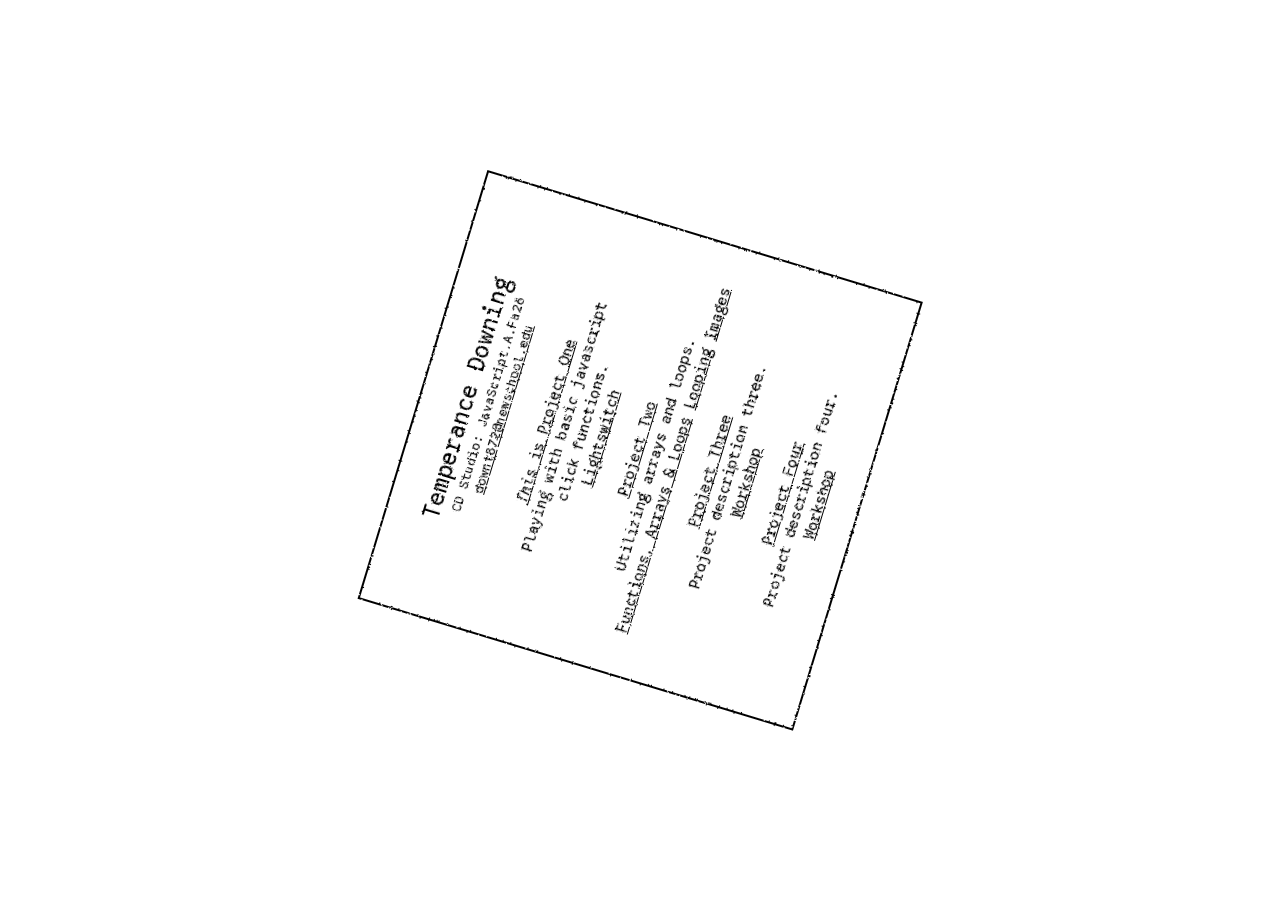
<file: index.html>
<!DOCTYPE html>
<html lang="en">
<head>
    <meta charset="UTF-8">
    <meta name="viewport" content="width=device-width, initial-scale=1.0">
    <title>Temperance Downing</title>
    <link rel="stylesheet" href="style.css">

    <link rel="preconnect" href="https://fonts.googleapis.com">
<link rel="preconnect" href="https://fonts.gstatic.com" crossorigin>
<link href="https://fonts.googleapis.com/css2?family=Funnel+Display:wght@300..800&family=Google+Sans+Code:ital,wght,MONO@0,300..800,0..1;1,300..800,0..1&family=Intel+One+Mono:ital,wght@0,300..700;1,300..700&family=Milonga&family=Plus+Jakarta+Sans:ital,wght@0,200..800;1,200..800&family=SUSE+Mono:ital,wght@0,100..800;1,100..800&family=Source+Serif+4:ital,opsz,wght@0,8..60,200..900;1,8..60,200..900&family=Space+Grotesk:wght@300..700&family=Space+Mono:ital,wght@0,400;0,700;1,400;1,700&family=Stack+Sans+Headline:wght@200..700&display=swap" rel="stylesheet">
</head>
<body>

<svg width="0" height="0" style="position: absolute;">
    <defs>
        <filter id="distort">
    
            <feTurbulence
                type="fractalNoise"
                baseFrequency=".9"
                numOctaves="1"
                seed="1"
            />
    
            <feDisplacementMap
                in="SourceGraphic"
                scale="3"
            />
    
        </filter>
    </defs>
</svg>

<div class="container">

    <div class="info">
        <div class="header">Temperance Downing</div>
        <div class="about">CD Studio: JavaScript.A.Fa26</div>
        <div class="contact"><a href="mailto:ta12downing@gmail.com">downt872@newschool.edu</a></div>
    </div>

    <div class="work">
        <div id="projectone">
            <a target="_blank" href=""><i>This</i> is Project One</a>
            <div class="desc">Playing with basic javascript <br> click functions.</div>
            <a class="workshop" target="_blank" href="/exerciseone/index.html">Lightswitch</a>
        </div>
<br>
        <div id="projecttwo">
            <a target="_blank" href="/projectTwo/index.html">Project Two</a>
            <div class="desc">Utilizing arrays and loops.</div>
            <a class="workshop" target="_blank" href="/exercisetwo/index.html">Functions, Arrays & Loops</a>
            <a class="workshop" target="_blank" href="/exercisethree/index.html">Looping</a>
            <a class="workshop" target="_blank" href="/week4_images/index.html">Images</a>
        </div>
<br>
        <div id="projectthree">
            <a href="">Project Three</a>
            <div class="desc">Project description three.</div>
            <a class="workshop" href="">Workshop</a>
        </div>
<br>
        <div id="projectfour">
            <a href="">Project Four</a>
            <div class="desc">Project description four.</div>
            <a class="workshop" href="">Workshop</a>
        </div>
    </div>

    <!-- <button id="myButton">90</button> -->

</div>





    <script src="script.js"></script>
</body>
</html>
</file>
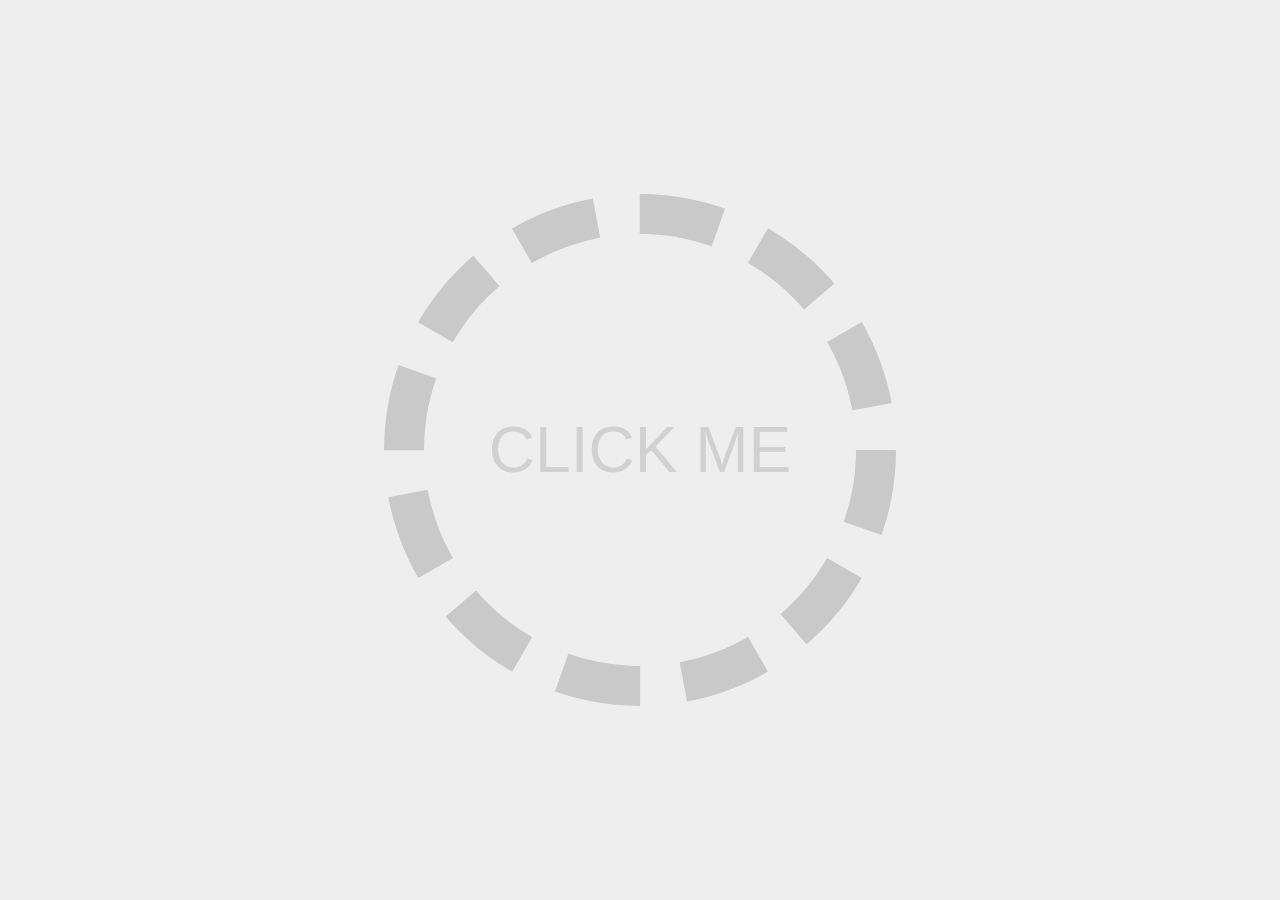
<file: exerciseone/index.html>
<!DOCTYPE html>
<html lang="en">
<head>
    <meta charset="UTF-8">
    <meta name="viewport" content="width=device-width, initial-scale=1.0">
    <title>Button Exercise</title>

    <button id="myButton">CLICK ME</button>

    <link rel="stylesheet" href="style.css">

</head>
<body>


    <script src="script.js" ></script>
</body>
</html>
</file>
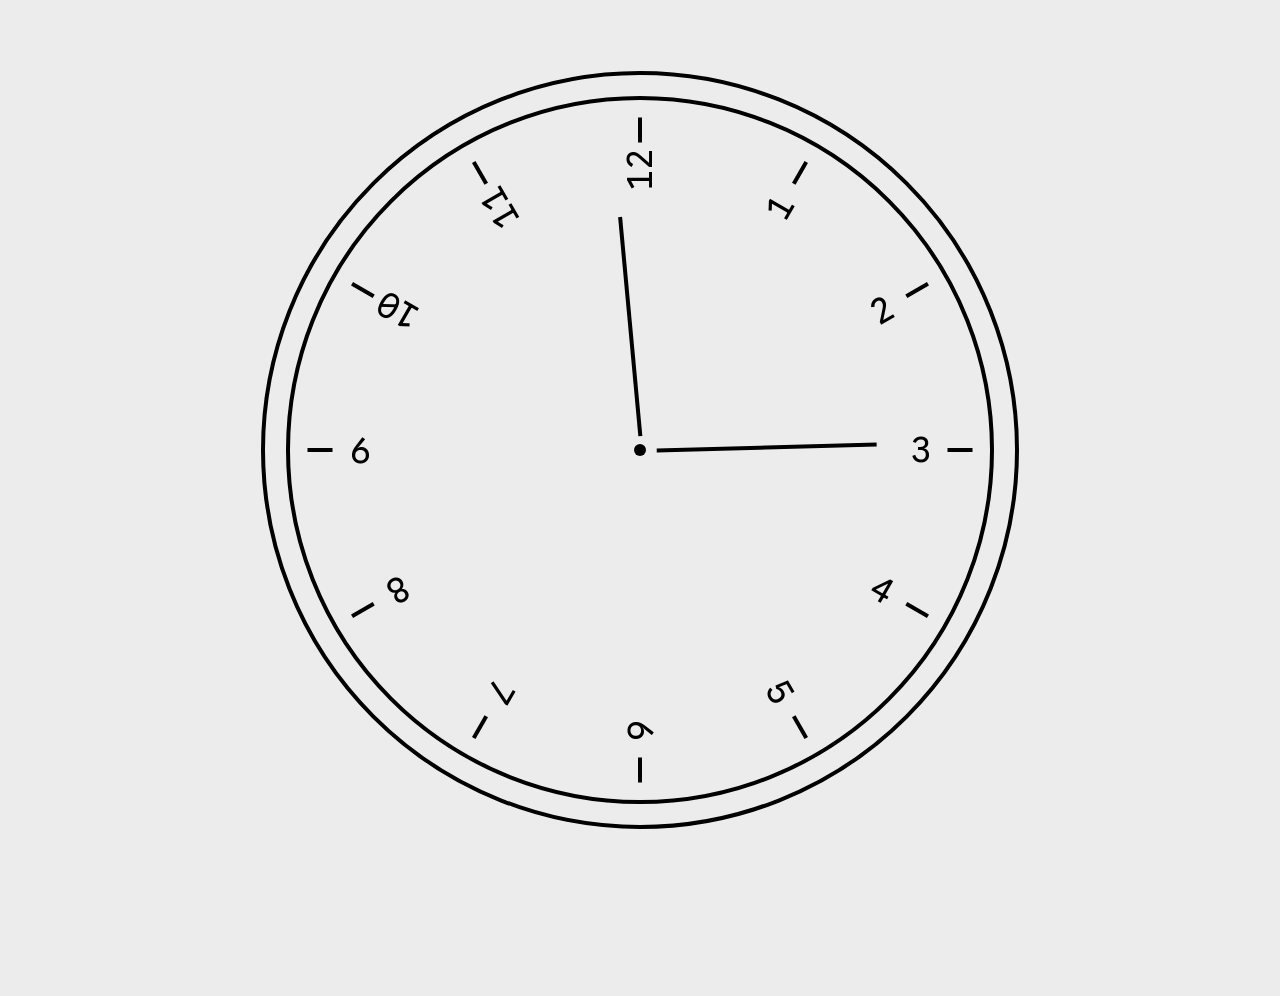
<file: projectTwo/index.html>
<!DOCTYPE html>
<html lang="en">
<head>
    <meta charset="UTF-8">
    <meta name="viewport" content="width=device-width, initial-scale=1.0">
    <title>Project 2: Loops & Arrays</title>
    <link rel="stylesheet" href="style.css">

    <link rel="preconnect" href="https://fonts.googleapis.com">
    <link rel="preconnect" href="https://fonts.gstatic.com" crossorigin>
    <link href="https://fonts.googleapis.com/css2?family=Funnel+Display:wght@300..800&family=Google+Sans+Code:ital,wght,MONO@0,300..800,0..1;1,300..800,0..1&family=Intel+One+Mono:ital,wght@0,300..700;1,300..700&family=Milonga&family=Plus+Jakarta+Sans:ital,wght@0,200..800;1,200..800&family=SUSE+Mono:ital,wght@0,100..800;1,100..800&family=Source+Serif+4:ital,opsz,wght@0,8..60,200..900;1,8..60,200..900&family=Space+Grotesk:wght@300..700&family=Space+Mono:ital,wght@0,400;0,700;1,400;1,700&family=Stack+Sans+Headline:wght@200..700&display=swap" rel="stylesheet">
</head>
<body>

    <svg width="0" height="0" style="position: absolute;">
        <defs>
            <filter id="distort">
        
                <feTurbulence
                    type="fractalNoise"
                    baseFrequency="1"
                    numOctaves="1"
                    seed="1"
                />
        
                <feDisplacementMap
                    in="SourceGraphic"
                    scale="10"
                />
        
            </filter>
        </defs>
    </svg>
    
    <div class="outercircle"></div>
    <div class="circle"></div>
    <div id="clock"></div>
    <div class="dot"></div>



    <script src="script.js"></script>
</body>
</html>
</file>
<file: style.css>
body{
    display: flex;
    justify-content: center;
    align-items: center;


    font-family: "Google Sans Code", monospace;
    overflow: hidden;
    user-select: none;
    background-color: white;

    margin: 0;
    min-height: 100vh;
}

body.dark{
    background-color: rgb(233, 233, 233);
    color: rgb(255, 7, 160);
}

body.dark a{
    color: rgb(255, 7, 160);
}

body.dark a:hover{
    color: black;
}

body.dark .container{
    border: rgb(255, 7, 160) solid 2px;
}

body.dark button{
    color: rgb(255, 7, 160);
}

body.dark button:hover{
    color: black;
}

body.dark .header:hover{
    color: black;
}

.container{
    position: relative;
    margin: 2vw;
    padding: 30px;

    width: 30%;
    aspect-ratio: 1 / 1;
    border: black solid 2px;

    filter: url(#distort);

    transition: rotate 2s ease;
}

.header{
    font-size: 1.8vw;
    cursor: grab;
}

.header:hover{
    color: rgb(255, 7, 160);
}

.info{
    text-align: center;
    font-size: 1vw;
    margin-bottom: 2vw;

    transition: transform .5s ease;
}

.work{
    display: flex;
    flex-direction: column;
    text-align: center;

    font-size: 1.2vw;   
    transition: transform .5s ease;

}

a{
    text-decoration: underline;
    color: black;
}

a:hover{
    color: rgb(255, 7, 160);
}


@media (max-width: 800px){

    .container{
        border: black solid 1px;
    }
    
  
}















/* javascript idea: each time you open website or reload  it randomly tilts the square 
    maybe the contents inside can slide around if viewer somehow is able to rotate square*/

    /* for now maybe with css translation on hover the words can just slip around */
</file>
<file: exerciseone/style.css>
body{
    background-color: rgb(238, 238, 238);

    margin: 0;
    min-height: 100vh;

    display: flex;
    justify-content: center;
    align-items: center;
}

button{
    border: dashed 40px rgb(201, 201, 201);
    border-radius: 50%;
    background-color: transparent;
    width: 40vw;
    height: 40vw;

    font-size: 5vw;
    color: rgb(209, 209, 209);

    transition: spin 5s infinite;
}

@keyframes spin {
    0%{
        transform: rotate(0deg);
    }
    50%{
        transform: rotate(180deg);
    }
    100%{
        transform: rotate(360deg);
    }
}
</file>
<file: projectTwo/style.css>
body{
    display: flex;
    justify-content: center;
    align-items: center;
    height: 100vh;
    margin: 0;


    font-family: "Google Sans Code", monospace;
    overflow: hidden;
    user-select: none;
    background-color: rgb(236, 236, 236);

    filter: url(#distort);
}

.outercircle{
    position: absolute;
    width: 750px;
    height: 750px;
    border-radius: 50%;
    border: solid black 4px;
}

.circle{
    position: absolute;
    width: 700px;
    height: 700px;
    border-radius: 50%;
    border: solid black 4px;
}

.dot{
    position: absolute;
    background-color: black;
    width: 12px;
    height: 12px;
    border-radius: 50%;
    z-index: 1;
}

#clock{
    position: relative;
    width: 800px;
    height: 800px;

    rotate: 300deg;
}
</file>
